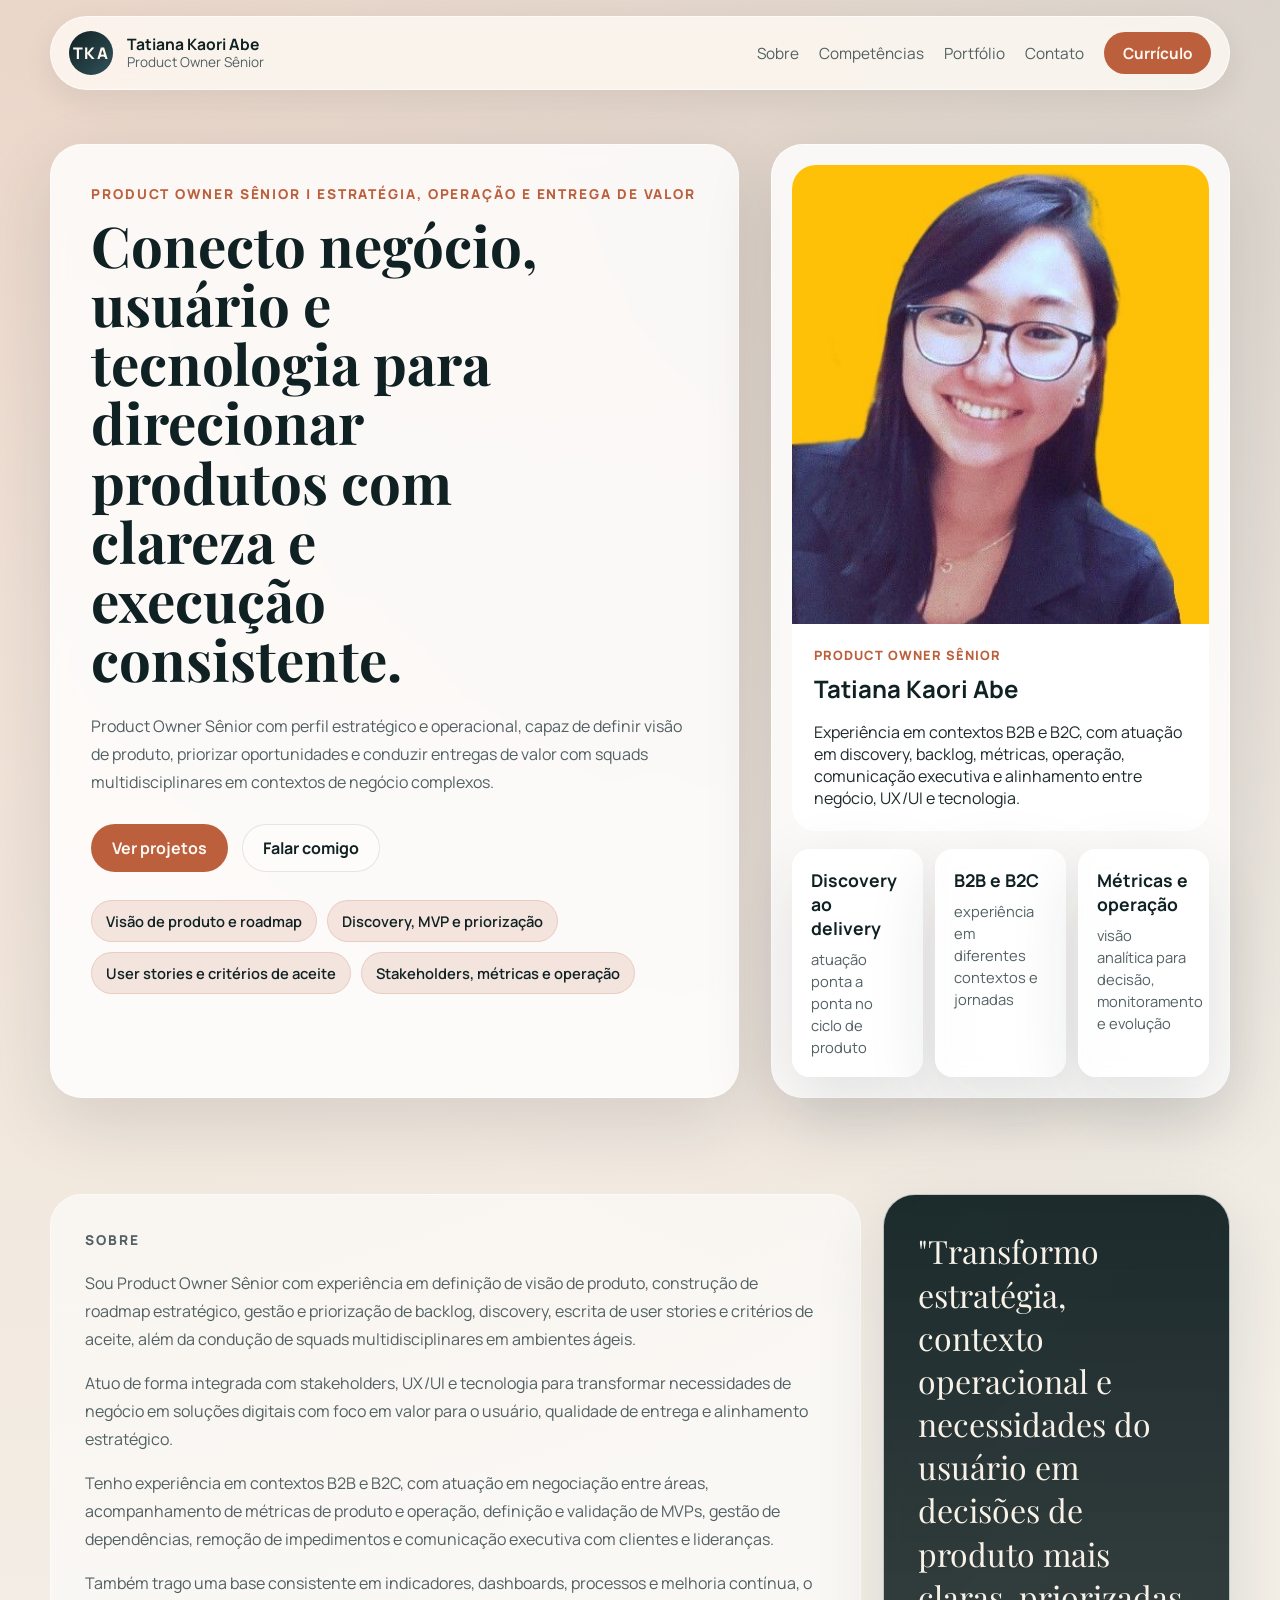
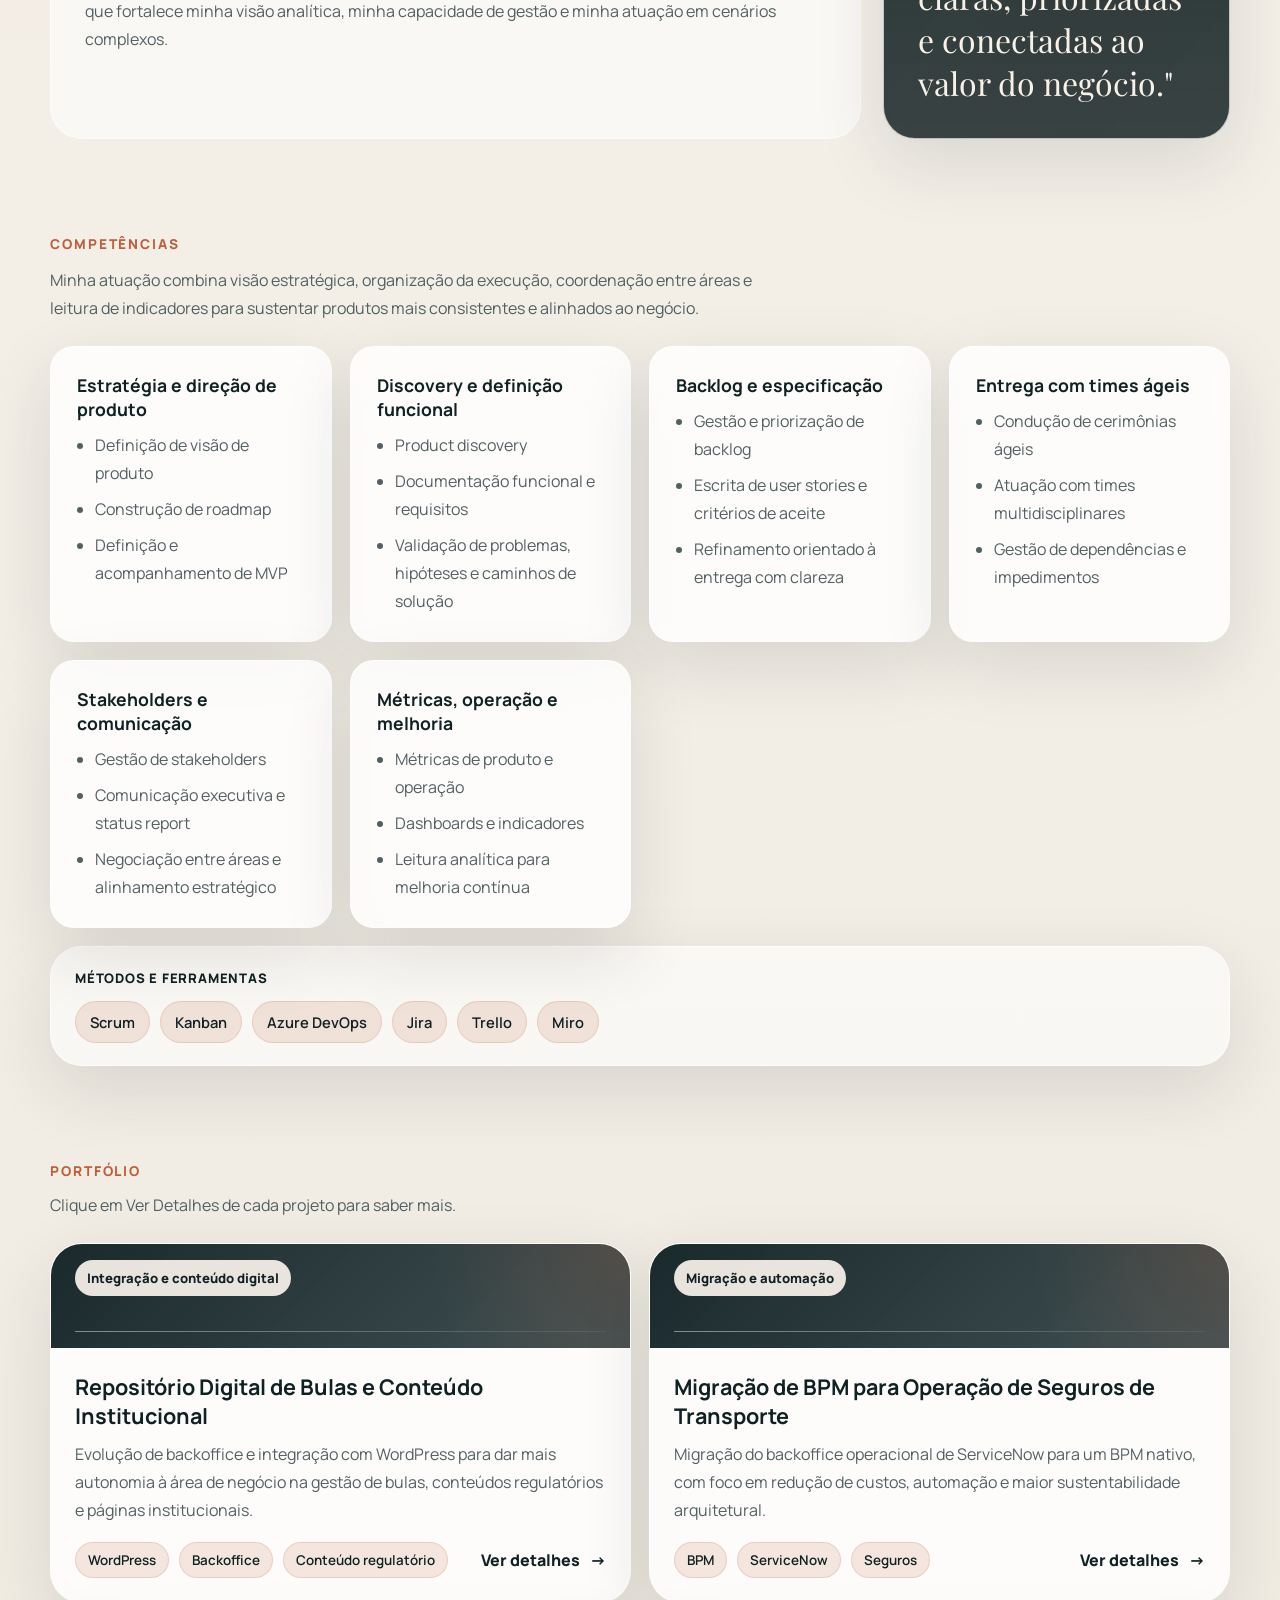
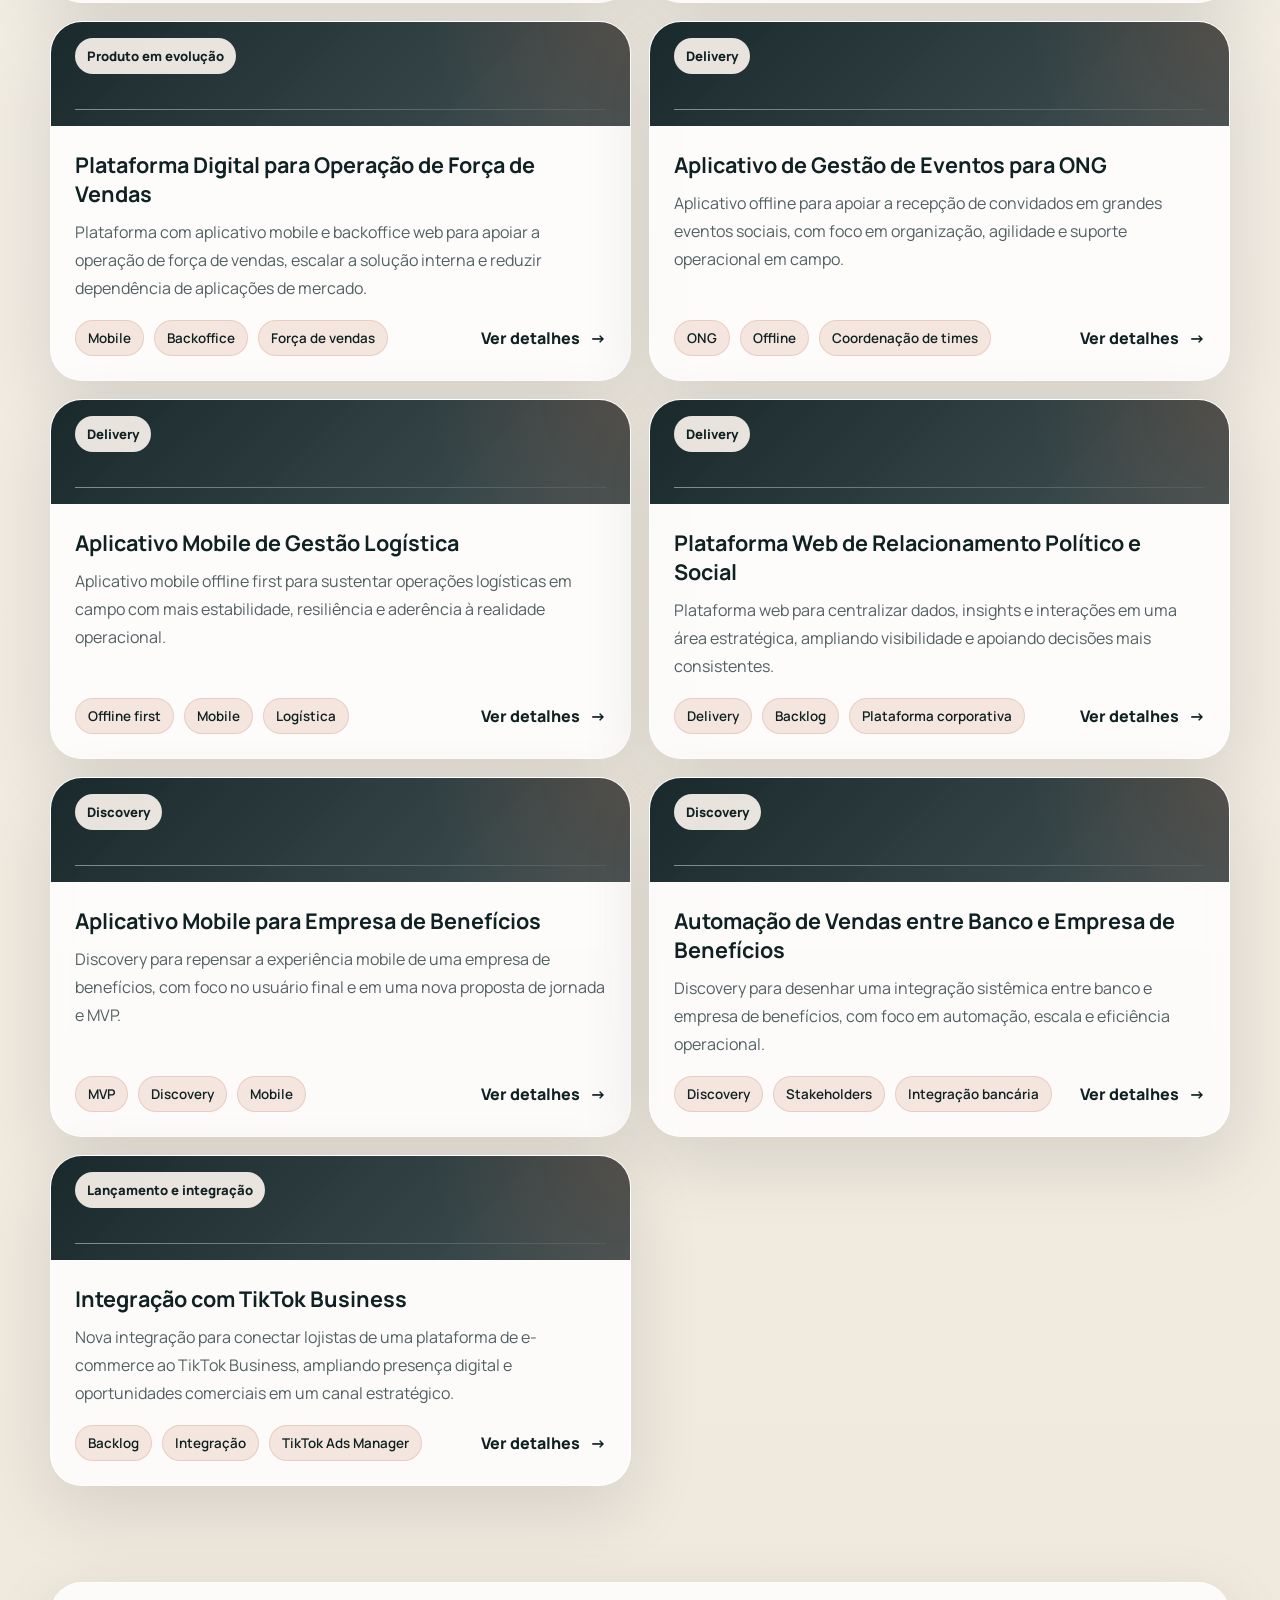
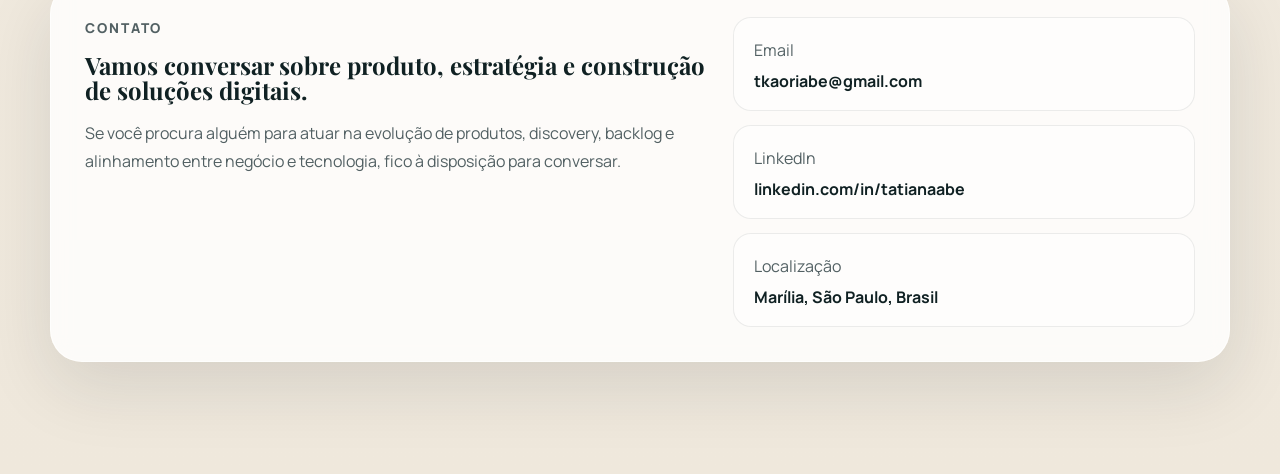
<file: index.html>
<!DOCTYPE html>
<html lang="pt-BR">
<head>
  <meta charset="UTF-8">
  <meta name="viewport" content="width=device-width, initial-scale=1.0">
  <title>Tatiana Kaori Abe | Product Owner</title>
  <meta
    name="description"
    content="Portfólio profissional de Tatiana Kaori Abe, Product Owner com experiência em discovery, delivery e evolução de produtos digitais."
  >
  <link rel="preconnect" href="https://fonts.googleapis.com">
  <link rel="preconnect" href="https://fonts.gstatic.com" crossorigin>
  <link
    href="https://fonts.googleapis.com/css2?family=Manrope:wght@400;500;600;700;800&family=Playfair+Display:wght@600;700&display=swap"
    rel="stylesheet"
  >
  <link rel="stylesheet" href="assets/styles.css">
</head>
<body>
  <div class="site-shell">
    <header class="topbar">
      <a class="brand" href="#inicio" aria-label="Ir para o início">
        <span class="brand-mark">TKA</span>
        <span class="brand-copy">
          <strong>Tatiana Kaori Abe</strong>
          <span>Product Owner Sênior</span>
        </span>
      </a>

      <button class="menu-toggle" type="button" aria-expanded="false" aria-controls="site-menu">
        <span></span>
        <span></span>
      </button>

      <nav class="menu" id="site-menu" aria-label="Navegação principal">
        <a href="#sobre">Sobre</a>
        <a href="#competencias">Competências</a>
        <a href="#projetos">Portfólio</a>
        <a href="#contato">Contato</a>
        <a
          class="button button-secondary"
          href="assets/CV-TatianaKaoriAbe_0426-semcel.pdf"
          target="_blank"
          rel="noreferrer"
        >Currículo</a>
      </nav>
    </header>

    <main>
      <section class="hero section" id="inicio">
        <div class="hero-copy">
          <p class="eyebrow">Product Owner Sênior | Estratégia, Operação e Entrega de Valor</p>
          <h1>Conecto negócio, usuário e tecnologia para direcionar produtos com clareza e execução consistente.</h1>
          <p class="hero-text">
            Product Owner Sênior com perfil estratégico e operacional, capaz de definir visão de produto, priorizar
            oportunidades e conduzir entregas de valor com squads multidisciplinares em contextos de negócio
            complexos.
          </p>

          <div class="hero-actions">
            <a class="button" href="#projetos">Ver projetos</a>
            <a class="button button-ghost" href="mailto:tkaoriabe@gmail.com">Falar comigo</a>
          </div>

          <ul class="hero-highlights" aria-label="Principais áreas de atuação">
            <li>Visão de produto e roadmap</li>
            <li>Discovery, MVP e priorização</li>
            <li>User stories e critérios de aceite</li>
            <li>Stakeholders, métricas e operação</li>
          </ul>
        </div>

        <aside class="hero-panel">
          <div class="profile-card">
            <img src="assets/kaori2.jpeg" alt="Foto de Tatiana Kaori Abe">
            <div class="profile-content">
              <p class="profile-role">Product Owner Sênior</p>
              <h2>Tatiana Kaori Abe</h2>
              <p>
                Experiência em contextos B2B e B2C, com atuação em discovery, backlog, métricas, operação,
                comunicação executiva e alinhamento entre negócio, UX/UI e tecnologia.
              </p>
            </div>
          </div>

          <div class="stat-grid" aria-label="Resumo de atuação">
            <article class="stat-card">
              <strong>Discovery ao delivery</strong>
              <span>atuação ponta a ponta no ciclo de produto</span>
            </article>
            <article class="stat-card">
              <strong>B2B e B2C</strong>
              <span>experiência em diferentes contextos e jornadas</span>
            </article>
            <article class="stat-card">
              <strong>Métricas e operação</strong>
              <span>visão analítica para decisão, monitoramento e evolução</span>
            </article>
          </div>
        </aside>
      </section>

      <section class="section" id="sobre">
        <div class="about-grid">
          <div class="about-copy">
            <p class="eyebrow">Sobre</p>
            <p>
              Sou Product Owner Sênior com experiência em definição de visão de produto, construção de roadmap
              estratégico, gestão e priorização de backlog, discovery, escrita de user stories e critérios de aceite,
              além da condução de squads multidisciplinares em ambientes ágeis.
            </p>
            <p>
              Atuo de forma integrada com stakeholders, UX/UI e tecnologia para transformar necessidades de negócio em
              soluções digitais com foco em valor para o usuário, qualidade de entrega e alinhamento estratégico.
            </p>
            <p>
              Tenho experiência em contextos B2B e B2C, com atuação em negociação entre áreas, acompanhamento de
              métricas de produto e operação, definição e validação de MVPs, gestão de dependências, remoção de
              impedimentos e comunicação executiva com clientes e lideranças.
            </p>
            <p>
              Também trago uma base consistente em indicadores, dashboards, processos e melhoria contínua, o que
              fortalece minha visão analítica, minha capacidade de gestão e minha atuação em cenários complexos.
            </p>
          </div>

          <div class="quote-card">
            <p>
              "Transformo estratégia, contexto operacional e necessidades do usuário em decisões de produto mais
              claras, priorizadas e conectadas ao valor do negócio."
            </p>
          </div>
        </div>
      </section>

      <section class="section" id="competencias">
        <div class="section-heading">
          <p class="eyebrow">Competências</p>
          <p class="section-note section-note-wide">
            Minha atuação combina visão estratégica, organização da execução, coordenação entre áreas e leitura de
            indicadores para sustentar produtos mais consistentes e alinhados ao negócio.
          </p>
        </div>

        <div class="capability-grid">
          <article class="capability-card">
            <h3>Estratégia e direção de produto</h3>
            <ul>
              <li>Definição de visão de produto</li>
              <li>Construção de roadmap</li>
              <li>Definição e acompanhamento de MVP</li>
            </ul>
          </article>
          <article class="capability-card">
            <h3>Discovery e definição funcional</h3>
            <ul>
              <li>Product discovery</li>
              <li>Documentação funcional e requisitos</li>
              <li>Validação de problemas, hipóteses e caminhos de solução</li>
            </ul>
          </article>
          <article class="capability-card">
            <h3>Backlog e especificação</h3>
            <ul>
              <li>Gestão e priorização de backlog</li>
              <li>Escrita de user stories e critérios de aceite</li>
              <li>Refinamento orientado à entrega com clareza</li>
            </ul>
          </article>
          <article class="capability-card">
            <h3>Entrega com times ágeis</h3>
            <ul>
              <li>Condução de cerimônias ágeis</li>
              <li>Atuação com times multidisciplinares</li>
              <li>Gestão de dependências e impedimentos</li>
            </ul>
          </article>
          <article class="capability-card">
            <h3>Stakeholders e comunicação</h3>
            <ul>
              <li>Gestão de stakeholders</li>
              <li>Comunicação executiva e status report</li>
              <li>Negociação entre áreas e alinhamento estratégico</li>
            </ul>
          </article>
          <article class="capability-card">
            <h3>Métricas, operação e melhoria</h3>
            <ul>
              <li>Métricas de produto e operação</li>
              <li>Dashboards e indicadores</li>
              <li>Leitura analítica para melhoria contínua</li>
            </ul>
          </article>
        </div>

        <div class="tools-panel">
          <p class="tools-title">Métodos e ferramentas</p>
          <div class="tag-list" aria-label="Ferramentas e métodos de trabalho">
            <span class="tag">Scrum</span>
            <span class="tag">Kanban</span>
            <span class="tag">Azure DevOps</span>
            <span class="tag">Jira</span>
            <span class="tag">Trello</span>
            <span class="tag">Miro</span>
          </div>
        </div>
      </section>

      <section class="section" id="projetos">
        <div class="section-heading section-heading-inline">
          <div>
            <p class="eyebrow">Portfólio</p>
            <p class="section-note section-note-single-line">Clique em Ver Detalhes de cada projeto para saber mais.</p>
          </div>
        </div>

        <div class="project-grid" id="project-grid" aria-live="polite"></div>
      </section>

      <section class="section" id="contato">
        <div class="contact-card">
          <div>
            <p class="eyebrow">Contato</p>
            <h2>Vamos conversar sobre produto, estratégia e construção de soluções digitais.</h2>
            <p>
              Se você procura alguém para atuar na evolução de produtos, discovery, backlog e alinhamento entre negócio
              e tecnologia, fico à disposição para conversar.
            </p>
          </div>

          <div class="contact-actions">
            <a class="contact-link" href="mailto:tkaoriabe@gmail.com">
              <span>Email</span>
              <strong>tkaoriabe@gmail.com</strong>
            </a>
            <a class="contact-link" href="https://www.linkedin.com/in/tatianaabe/" target="_blank" rel="noreferrer">
              <span>LinkedIn</span>
              <strong>linkedin.com/in/tatianaabe</strong>
            </a>
            <div class="contact-link">
              <span>Localização</span>
              <strong>Marília, São Paulo, Brasil</strong>
            </div>
          </div>
        </div>
      </section>
    </main>
  </div>

  <div class="modal" id="project-modal" aria-hidden="true" role="dialog" aria-modal="true" aria-labelledby="modal-title">
    <div class="modal-backdrop" data-close-modal></div>
    <div class="modal-dialog">
      <button class="modal-close" type="button" aria-label="Fechar detalhes do projeto" data-close-modal>×</button>
      <div class="modal-body">
        <p class="eyebrow" id="modal-category"></p>
        <h2 id="modal-title"></h2>
        <p class="modal-summary" id="modal-summary"></p>

        <div class="detail-grid">
          <article class="detail-card">
            <h3>Contexto</h3>
            <p id="modal-context"></p>
          </article>
          <article class="detail-card">
            <h3>Meu papel</h3>
            <div id="modal-role"></div>
          </article>
          <article class="detail-card">
            <h3>Desafios</h3>
            <div id="modal-challenges"></div>
          </article>
          <article class="detail-card">
            <h3>Resultados</h3>
            <p id="modal-results"></p>
          </article>
        </div>

        <div class="tag-list" id="modal-tags" aria-label="Temas do projeto"></div>
      </div>
    </div>
  </div>

  <script src="assets/data.js"></script>
  <script src="assets/script.js"></script>
</body>
</html>
</file>
<file: assets/styles.css>
:root {
  --bg: #f3efe7;
  --surface: rgba(255, 255, 255, 0.82);
  --surface-strong: #ffffff;
  --surface-muted: #e7dfd0;
  --text: #1f2a2c;
  --text-soft: #526063;
  --heading: #102123;
  --accent: #bc5f3c;
  --accent-dark: #924a2f;
  --accent-soft: rgba(188, 95, 60, 0.14);
  --line: rgba(16, 33, 35, 0.1);
  --shadow: 0 24px 70px rgba(24, 32, 38, 0.12);
  --radius-xl: 32px;
  --radius-lg: 24px;
  --radius-md: 18px;
  --radius-sm: 12px;
  --container: 1180px;
}

* {
  box-sizing: border-box;
}

html {
  scroll-behavior: smooth;
}

body {
  margin: 0;
  min-width: 320px;
  font-family: "Manrope", sans-serif;
  color: var(--text);
  background:
    radial-gradient(circle at top left, rgba(188, 95, 60, 0.18), transparent 32%),
    radial-gradient(circle at top right, rgba(16, 33, 35, 0.12), transparent 26%),
    linear-gradient(180deg, #f8f3eb 0%, #f3efe7 35%, #efe8dc 100%);
}

img {
  display: block;
  max-width: 100%;
}

a {
  color: inherit;
  text-decoration: none;
}

button,
input,
textarea,
select {
  font: inherit;
}

.site-shell {
  width: min(calc(100% - 32px), var(--container));
  margin: 0 auto;
  padding-bottom: 64px;
}

.topbar {
  position: sticky;
  top: 12px;
  z-index: 20;
  display: flex;
  align-items: center;
  justify-content: space-between;
  gap: 20px;
  margin-top: 16px;
  padding: 14px 18px;
  border: 1px solid rgba(255, 255, 255, 0.65);
  border-radius: 999px;
  background: rgba(255, 251, 245, 0.78);
  backdrop-filter: blur(20px);
  box-shadow: 0 10px 30px rgba(20, 26, 30, 0.08);
}

.brand {
  display: inline-flex;
  align-items: center;
  gap: 14px;
}

.brand-mark {
  display: grid;
  place-items: center;
  width: 44px;
  height: 44px;
  border-radius: 50%;
  background: linear-gradient(135deg, var(--heading), #31535a);
  color: #fff8f1;
  font-weight: 800;
  letter-spacing: 0.08em;
}

.brand-copy {
  display: flex;
  flex-direction: column;
  gap: 2px;
  line-height: 1.1;
}

.brand-copy strong {
  font-size: 0.98rem;
  color: var(--heading);
}

.brand-copy span {
  font-size: 0.85rem;
  color: var(--text-soft);
}

.menu {
  display: flex;
  align-items: center;
  gap: 20px;
  font-size: 0.96rem;
  color: var(--text-soft);
}

.menu a:hover,
.menu a:focus-visible {
  color: var(--heading);
}

.menu-toggle {
  display: none;
  width: 48px;
  height: 48px;
  padding: 0;
  border: 0;
  border-radius: 50%;
  background: var(--heading);
  cursor: pointer;
}

.menu-toggle span {
  display: block;
  width: 18px;
  height: 2px;
  margin: 5px auto;
  border-radius: 999px;
  background: #fff;
}

.section {
  padding: 48px 0;
}

.hero {
  display: grid;
  grid-template-columns: minmax(0, 1.2fr) minmax(320px, 0.8fr);
  gap: 32px;
  align-items: stretch;
  padding-top: 54px;
}

.hero-copy,
.hero-panel,
.quote-card,
.contact-card,
.capability-card,
.project-card,
.detail-card,
.stat-card {
  border: 1px solid rgba(255, 255, 255, 0.7);
  background: var(--surface);
  backdrop-filter: blur(10px);
  box-shadow: var(--shadow);
}

.hero-copy {
  padding: 40px;
  border-radius: var(--radius-xl);
}

.eyebrow {
  margin: 0 0 12px;
  font-size: 0.85rem;
  font-weight: 800;
  letter-spacing: 0.14em;
  text-transform: uppercase;
  color: var(--accent);
}

.hero h1,
.section-heading h2,
.contact-card h2 {
  margin: 0;
  color: var(--heading);
  font-family: "Playfair Display", serif;
  font-weight: 700;
  line-height: 1.05;
}

.hero h1 {
  font-size: clamp(2.5rem, 4.4vw, 4.3rem);
  max-width: 12.5ch;
}

.hero-text,
.about-copy p,
.capability-card p,
.project-card p,
.contact-card p,
.detail-card p,
.modal-summary,
.contact-link span {
  color: var(--text-soft);
  line-height: 1.75;
}

.hero-text {
  max-width: 62ch;
  margin: 24px 0 0;
  font-size: 1rem;
}

.hero-actions {
  display: flex;
  flex-wrap: wrap;
  gap: 14px;
  margin: 28px 0;
}

.button {
  display: inline-flex;
  align-items: center;
  justify-content: center;
  min-height: 48px;
  padding: 0 20px;
  border: 1px solid transparent;
  border-radius: 999px;
  background: var(--accent);
  color: #fff9f4;
  font-weight: 700;
  transition: transform 180ms ease, background 180ms ease, border-color 180ms ease;
}

.button:hover,
.button:focus-visible {
  transform: translateY(-1px);
  background: var(--accent-dark);
}

.button-secondary {
  min-height: 42px;
  padding: 0 18px;
}

.button-ghost {
  border-color: var(--line);
  background: rgba(255, 255, 255, 0.35);
  color: var(--heading);
}

.button-ghost:hover,
.button-ghost:focus-visible {
  background: rgba(255, 255, 255, 0.8);
}

.hero-highlights {
  display: flex;
  flex-wrap: wrap;
  gap: 10px;
  margin: 0;
  padding: 0;
  list-style: none;
}

.hero-highlights li,
.tag {
  padding: 10px 14px;
  border: 1px solid rgba(188, 95, 60, 0.18);
  border-radius: 999px;
  background: var(--accent-soft);
  color: var(--heading);
  font-size: 0.92rem;
  font-weight: 600;
}

.hero-panel {
  display: grid;
  gap: 18px;
  align-content: start;
  padding: 20px;
  border-radius: var(--radius-xl);
}

.profile-card {
  overflow: hidden;
  border-radius: var(--radius-lg);
  background: var(--surface-strong);
}

.profile-card img {
  width: 100%;
  aspect-ratio: 4 / 4.4;
  object-fit: cover;
  object-position: center top;
}

.profile-content {
  padding: 22px;
}

.profile-role {
  margin: 0 0 8px;
  color: var(--accent);
  font-weight: 800;
  text-transform: uppercase;
  letter-spacing: 0.08em;
  font-size: 0.8rem;
}

.profile-content h2,
.project-card h3,
.capability-card h3,
.detail-card h3,
.contact-link strong {
  margin: 0;
  color: var(--heading);
}

.profile-content p:last-child {
  margin-bottom: 0;
}

.stat-grid {
  display: grid;
  grid-template-columns: repeat(3, minmax(0, 1fr));
  gap: 12px;
}

.stat-card {
  padding: 18px;
  border-radius: var(--radius-md);
}

.stat-card strong {
  display: block;
  margin-bottom: 8px;
  color: var(--heading);
  font-size: 1.1rem;
}

.stat-card span {
  color: var(--text-soft);
  line-height: 1.5;
  font-size: 0.92rem;
}

.section-heading {
  max-width: 820px;
  margin-bottom: 24px;
}

.section-heading h2 {
  font-size: clamp(2rem, 4vw, 3.3rem);
}

.section-heading-inline {
  display: flex;
  align-items: end;
  justify-content: space-between;
  gap: 24px;
  max-width: none;
}

.section-note {
  max-width: 360px;
  margin: 0;
  color: var(--text-soft);
  line-height: 1.7;
}

.section-note-wide {
  max-width: 720px;
  margin-top: 14px;
}

.section-note-single-line {
  max-width: none;
  white-space: nowrap;
}

.about-grid {
  display: grid;
  grid-template-columns: minmax(0, 1.4fr) minmax(280px, 0.6fr);
  gap: 22px;
}

.about-copy {
  padding: 34px;
  border-radius: var(--radius-xl);
  background: rgba(255, 255, 255, 0.56);
  border: 1px solid rgba(255, 255, 255, 0.5);
}

.about-copy p:first-child {
  margin-top: 0;
}

.about-copy p:last-child {
  margin-bottom: 0;
}

.quote-card {
  display: flex;
  align-items: end;
  padding: 34px;
  border-radius: var(--radius-xl);
  background:
    linear-gradient(180deg, rgba(16, 33, 35, 0.95), rgba(31, 42, 44, 0.88)),
    linear-gradient(135deg, rgba(188, 95, 60, 0.12), transparent);
}

.quote-card p {
  margin: 0;
  color: #f8f1e8;
  font-family: "Playfair Display", serif;
  font-size: clamp(1.4rem, 3vw, 2rem);
  line-height: 1.35;
}

.capability-grid,
.project-grid,
.detail-grid {
  display: grid;
  gap: 18px;
}

.capability-grid {
  grid-template-columns: repeat(4, minmax(0, 1fr));
}

.capability-card {
  padding: 26px;
  border-radius: var(--radius-lg);
}

.capability-card h3 {
  margin-bottom: 10px;
  font-size: 1.1rem;
}

.capability-card ul {
  margin: 0;
  padding-left: 18px;
  color: var(--text-soft);
  line-height: 1.75;
}

.capability-card li + li {
  margin-top: 8px;
}

.tools-panel {
  margin-top: 18px;
  padding: 22px 24px;
  border: 1px solid rgba(255, 255, 255, 0.7);
  border-radius: var(--radius-xl);
  background: rgba(255, 255, 255, 0.56);
  box-shadow: var(--shadow);
}

.tools-title {
  margin: 0 0 14px;
  color: var(--heading);
  font-weight: 800;
  letter-spacing: 0.06em;
  text-transform: uppercase;
  font-size: 0.82rem;
}

.project-grid {
  grid-template-columns: repeat(2, minmax(0, 1fr));
  align-items: stretch;
}

.project-card {
  display: flex;
  flex-direction: column;
  height: 100%;
  overflow: hidden;
  padding: 0;
  border-radius: var(--radius-xl);
  transition: transform 180ms ease, box-shadow 180ms ease;
}

.project-card:hover,
.project-card:focus-within {
  transform: translateY(-4px);
  box-shadow: 0 26px 80px rgba(24, 32, 38, 0.16);
}

.project-cover {
  position: relative;
  display: flex;
  flex-direction: column;
  justify-content: space-between;
  gap: 12px;
  min-height: 104px;
  padding: 16px 24px;
  background:
    radial-gradient(circle at top right, rgba(188, 95, 60, 0.18), transparent 34%),
    linear-gradient(135deg, rgba(16, 33, 35, 0.96), rgba(39, 57, 60, 0.88));
}

.project-badge {
  display: inline-flex;
  align-self: flex-start;
  padding: 9px 12px;
  border-radius: 999px;
  background: rgba(255, 248, 241, 0.9);
  color: var(--heading);
  font-size: 0.82rem;
  font-weight: 800;
}

.project-cover-top {
  display: flex;
  flex-direction: column;
  align-items: flex-start;
}

.project-cover-bottom {
  display: flex;
  align-items: center;
}

.project-divider {
  flex: 1;
  height: 1px;
  background: linear-gradient(90deg, rgba(255, 255, 255, 0.45), rgba(255, 255, 255, 0.06));
}

.project-content {
  display: flex;
  flex: 1;
  flex-direction: column;
  padding: 24px;
}

.project-content h3 {
  font-size: 1.35rem;
}

.project-summary {
  margin: 10px 0 18px;
}

.project-footer {
  display: grid;
  grid-template-columns: minmax(0, 1fr) auto;
  align-items: center;
  gap: 16px;
  margin-top: auto;
}

.project-tag-row {
  min-width: 0;
  flex-wrap: nowrap;
  overflow: hidden;
}

.project-tag-row .tag {
  flex: 0 1 auto;
  min-width: 0;
  padding: 8px 12px;
  white-space: nowrap;
  font-size: 0.84rem;
}

.project-link {
  display: inline-flex;
  align-items: center;
  gap: 10px;
  padding: 0;
  border: 0;
  background: transparent;
  color: var(--heading);
  font-weight: 800;
  cursor: pointer;
}

.project-link::after {
  content: "→";
  transition: transform 180ms ease;
}

.project-link:hover::after,
.project-link:focus-visible::after {
  transform: translateX(3px);
}

.tag-list {
  display: flex;
  flex-wrap: wrap;
  gap: 10px;
}

.contact-card {
  display: grid;
  grid-template-columns: minmax(0, 1.15fr) minmax(280px, 0.85fr);
  gap: 24px;
  padding: 34px;
  border-radius: var(--radius-xl);
}

.contact-actions {
  display: grid;
  gap: 14px;
}

.contact-link {
  display: block;
  padding: 18px 20px;
  border: 1px solid rgba(16, 33, 35, 0.08);
  border-radius: var(--radius-md);
  background: rgba(255, 255, 255, 0.45);
}

.contact-link strong {
  display: block;
  margin-top: 6px;
  font-size: 1rem;
}

.modal {
  position: fixed;
  inset: 0;
  z-index: 40;
  display: none;
}

.modal.is-open {
  display: block;
}

.modal-backdrop {
  position: absolute;
  inset: 0;
  background: rgba(7, 12, 13, 0.62);
  backdrop-filter: blur(8px);
}

.modal-dialog {
  position: relative;
  z-index: 1;
  width: min(calc(100% - 24px), 1080px);
  max-height: calc(100vh - 24px);
  margin: 12px auto;
  overflow: auto;
  border-radius: 28px;
  background: #f9f4ec;
  box-shadow: 0 30px 100px rgba(10, 15, 17, 0.28);
}

.modal-close {
  position: absolute;
  top: 16px;
  right: 16px;
  z-index: 2;
  width: 44px;
  height: 44px;
  padding: 0;
  border: 0;
  border-radius: 50%;
  background: rgba(16, 33, 35, 0.82);
  color: #fff;
  font-size: 1.8rem;
  line-height: 1;
  cursor: pointer;
}

.modal-body {
  padding: 28px;
}

.modal-summary {
  margin: 0 0 22px;
  font-size: 1.02rem;
}

.detail-grid {
  grid-template-columns: repeat(2, minmax(0, 1fr));
  margin-bottom: 20px;
}

.detail-card {
  padding: 22px;
  border-radius: var(--radius-lg);
}

.detail-card ul {
  margin: 0;
  padding-left: 18px;
  color: var(--text-soft);
  line-height: 1.7;
}

.detail-card h3 {
  margin-bottom: 12px;
  font-size: 1rem;
}

.modal-open {
  overflow: hidden;
}

@media (max-width: 1080px) {
  .hero,
  .about-grid,
  .contact-card,
  .capability-grid {
    grid-template-columns: 1fr;
  }

  .project-grid,
  .detail-grid,
  .stat-grid {
    grid-template-columns: 1fr;
  }

  .section-heading-inline {
    align-items: start;
    flex-direction: column;
  }
}

@media (max-width: 820px) {
  .site-shell {
    width: min(calc(100% - 20px), var(--container));
  }

  .topbar {
    top: 8px;
    padding: 12px 14px;
    border-radius: 24px;
  }

  .menu-toggle {
    display: inline-block;
  }

  .menu {
    position: absolute;
    top: calc(100% + 10px);
    right: 0;
    left: 0;
    display: none;
    flex-direction: column;
    align-items: stretch;
    gap: 10px;
    padding: 14px;
    border-radius: 24px;
    background: rgba(255, 251, 245, 0.97);
    box-shadow: 0 18px 50px rgba(20, 26, 30, 0.12);
  }

  .menu.is-open {
    display: flex;
  }

  .hero-copy,
  .hero-panel,
  .about-copy,
  .quote-card,
  .contact-card,
  .modal-body {
    padding: 24px;
  }

  .hero h1 {
    max-width: 100%;
  }
}

@media (max-width: 560px) {
  .section {
    padding: 34px 0;
  }

  .hero {
    padding-top: 28px;
  }

  .hero-actions,
  .project-footer {
    flex-direction: column;
    align-items: stretch;
  }

  .project-footer {
    display: flex;
  }

  .project-tag-row {
    flex-wrap: wrap;
    overflow: visible;
  }

  .button,
  .button-secondary,
  .button-ghost {
    width: 100%;
  }

  .modal-dialog {
    width: calc(100% - 12px);
    max-height: calc(100vh - 12px);
    margin: 6px auto;
    border-radius: 22px;
  }

}
</file>
